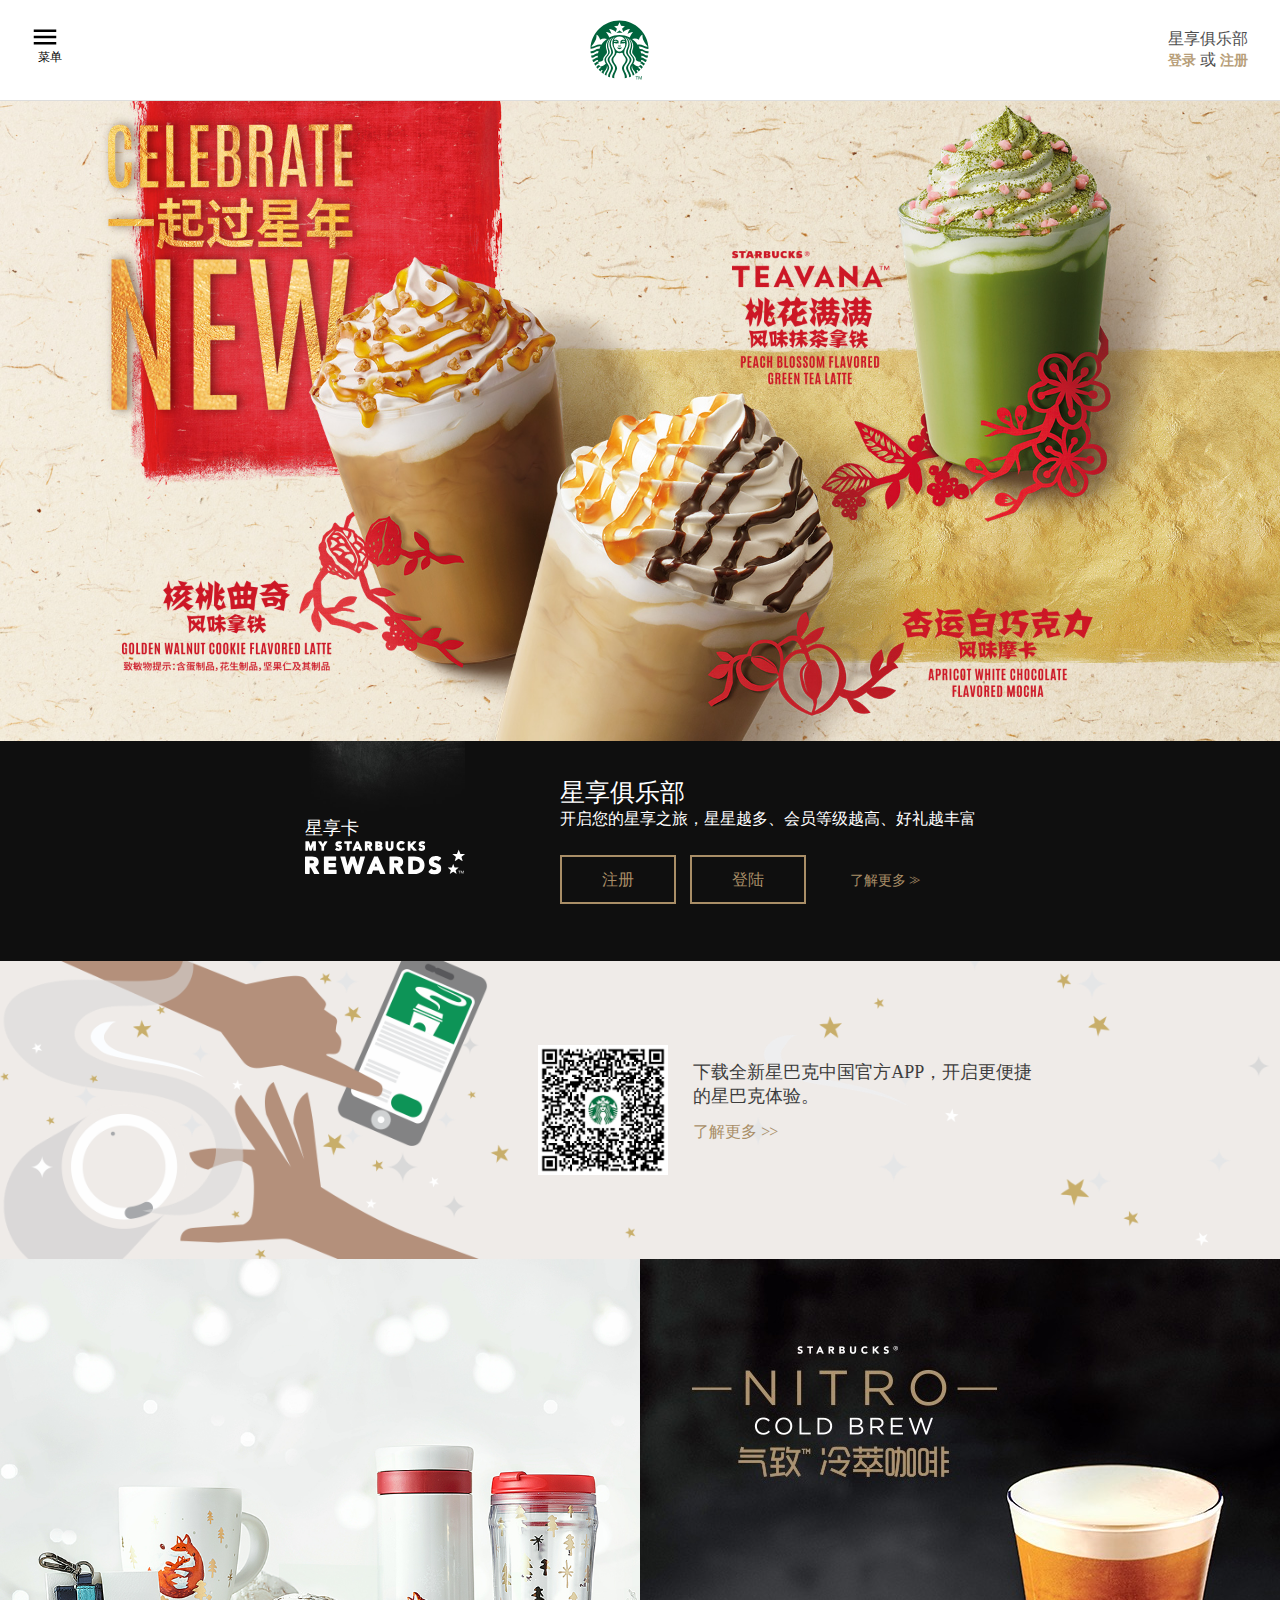
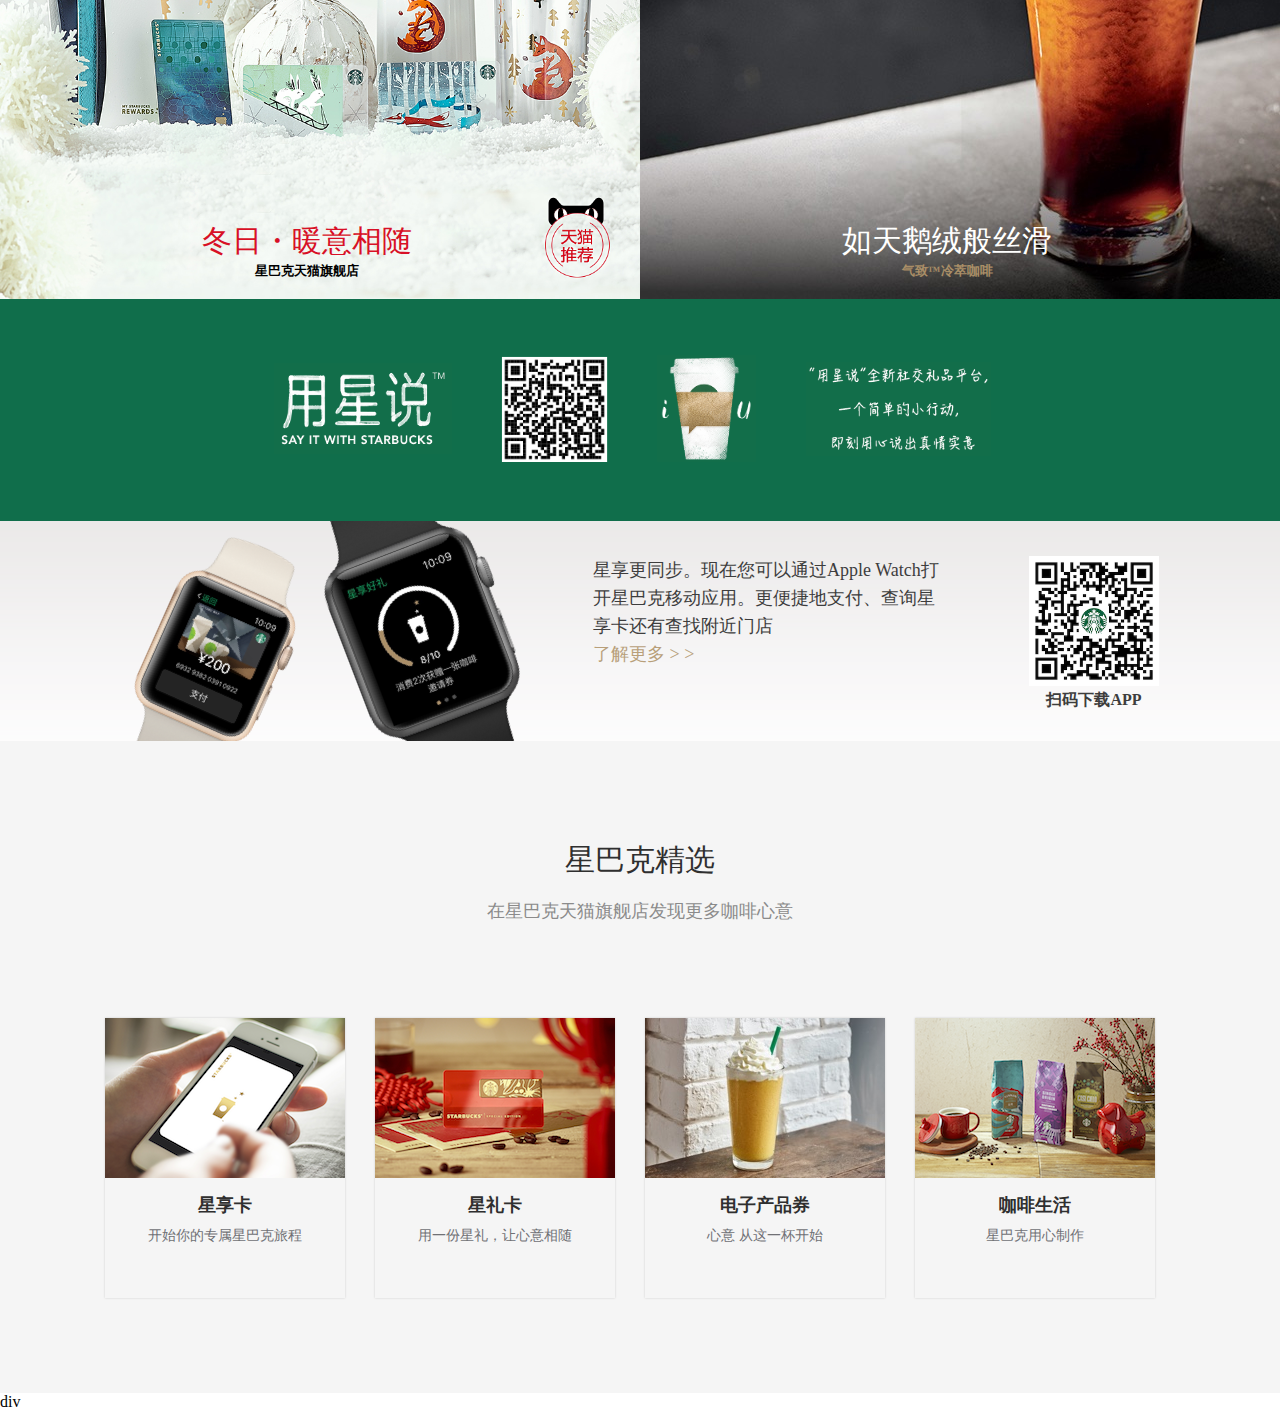
<file: www.starbucks.com/index.html>
<!DOCTYPE html>
<html lang="en">
<head>
    <meta charset="UTF-8">
    <meta name="viewport"
          content="width=device-width, user-scalable=no, initial-scale=1.0, maximum-scale=1.0, minimum-scale=1.0">
    <title>首页|星巴克</title>
    <link rel="stylesheet" href="css/index.css">
</head>
<body>
    <div id="content">
        <div class="navbar wrapper">
                <div id="navbar-list">
                    <img class="menu-icon" src="image/menu_icon.svg" alt="">
                    <span>菜单</span>
                </div>
                <div id="logo">
                    <a href="#" class="navbar-brand">
                        <img src="image/logo.svg" alt="">
                    </a>
                </div>
                <div id="log-in">
                    <span>星享俱乐部
                        <a href="#">登录 </a>
                        或
                        <a href="">注册</a>
                    </span>
                </div>
        </div>

        <div id="item">
            <a href="#" class="cup">
                <img class="bigImage" src="image/img1.jpg" alt="">
                <img  class="smallImage" src="image/img1-2.jpg" alt="">
            </a>
        </div>

        <div id="rewards">
            <div id="rewards-mask">
                <div id="contain">
                    <div id="carry">
                        <span>星享卡</span>
                        <img class="rewards-mask-logo" src="image/rewards_logo_20170209.svg" alt="">
                    </div>
                </div>
            </div>
            <div id="rewards-content">
                <div id="contain_content">
                        <p class="club">星享俱乐部</p>
                        <p class="intro">开启您的星享之旅，星星越多、会员等级越高、好礼越丰富</p>
                        <div id="rewards-btn">
                            <a class="registered" href="#">注册</a>
                            <a class="log-in" href="#">登陆</a>
                            <a href="#" class="knowmore">
                                了解更多
                                <span>&gt;</span>
                                <span>&gt;</span>
                            </a>
                        </div>
                </div>
            </div>
        </div>

        <div id="app">
            <img class="app-web" src="image/app-web.png" alt="">
            <div id="app-download">
                <img src="image/app_qr.png" alt="">
            </div>
            <div id="content_info">
                <p class="app-content-intro">下载全新星巴克中国官方APP，开启更便捷的星巴克体验。</p>
                <a href="#" class="app-content-link">
                    了解更多
                    <span class="app-content-link-mark">&gt;</span>
                    <span class="app-content-link-mark">&gt;</span>
                </a>
            </div>
        </div>

        <div id="app-mobile">
            <img class="app-mobile" src="image/app-mobile.png" alt="">
            <p class="app-mobile-content-intro">下载全新星巴克中国官方APP，开启更便捷的星巴克体验。</p>
            <a href="#" class="app-content-link">
                了解更多
                <span class="app-content-link-mark">&gt;</span>
                <span class="app-content-link-mark">&gt;</span>
            </a>
            <a href="#" class="app-content-unibtn"></a>
        </div>

        <div id="mosaic">
            <a href="#" class="product">
                <img class="cup" src="image/tmall-banner-1jpg.jpg" alt="">
                <div class="cell">
                    <h2><span style="color:#d81026">冬日・暖意相随</span></h2>
                    <h3><span style="color:#000">星巴克天猫旗舰店</span></h3>
                </div>
            </a>
            <a href="#" class="product">
                <img class="coffee" src="image/FT-Grid.jpg" alt="">
                <div class="cell">
                    <h2>如天鹅绒般丝滑</h2>
                    <h3>气致™冷萃咖啡</h3>
                </div>
            </a>
        </div>

        <div id="wsg">
            <div class="container-left">
                <div class="wsg-block-left">
                    <div class="wsg-container-img1"></div>
                    <div class="wsg-container-img2"></div>
                </div>
            </div>
            <div class="container-right">
                <div class="wsg-block-right">
                    <div class="wsg-container-img3"></div>
                    <div class="wsg-container-img4"></div>
                </div>
            </div>
        </div>

        <div id="wsg-app">    
            <div class="wsg-container-block">
                <div class="wsg-cup"></div>
                <div class="wsg-item2"></div>
            </div>
            <div class="wsg-container-block">
                <div class="container-img3"></div>
                <div class="container-img4"></div>
            </div>
        </div>

        <div id="apple-watch-web">
            <div class="container-left">
                <div class="watch-cn-image"></div>
            </div>
            <div class="container-right">
                <div class="watch-intro">
                    <p>
                        星享更同步。现在您可以通过Apple Watch打开星巴克移动应用。更便捷地支付、查询星享卡还有查找附近门店
                        <br>
                        <a href="#">
                            了解更多
                            <span>&gt;</span>
                            <span>&gt;</span>
                        </a>
                    </p>
                </div>
                <div class="watch-qrcode">
                    <div class="qrcode"></div>
                    <p>扫码下载APP</p>
                </div>
            </div>
        </div>
        <div id="apple-watch-mobile">
            <div class="watch-cn-image"></div>
            <div class="watch-intro">
                <p>
                    星享更同步。现在您可以通过Apple Watch打开星巴克移动应用。更便捷地支付、查询星享卡还有查找附近门店。
                    <a href="#">
                            了解更多
                            <span>&gt;</span>
                            <span>&gt;</span>
                        </a>    
                </p>
            </div>
            <div>
                <a href="#" class="watch-udp-btn">
                    <img src="image/udp-starbucks-cn.svg" alt="">
                </a>
            </div>
        </div>

        <div id="collection">
            <p class="collection-title">星巴克精选</p>
            <p class="collection-subtitle">在星巴克天猫旗舰店发现更多咖啡心意</p>
            <div class="collection-box">
                <div class="collection-subbox">
                        <a href="#" class="ditance">
                                <div class="xingxiang-card"></div>
                                <span class="item">星享卡</span>
                                <p>开始你的专属星巴克旅程</p>
                            </a>
                            <a href="#">
                                <div class="xingli-card"></div>
                                <span class="item">星礼卡</span>
                                <p>用一份星礼，让心意相随</p>
                            </a>
                            <a href="#">
                                <div class="erc-coupon"></div>
                                <span class="item">电子产品券</span>
                                <p>心意 从这一杯开始</p>
                            </a>
                            <a href="#">
                                <div class="coffee-life"></div>
                                <span class="item">咖啡生活</span>
                                <p>星巴克用心制作</p>
                            </a>
                </div>
            </div>
        </div>
        div
    </div>


    <script src="js/index.js"></script>
</body>
</html>
</file>
<file: www.starbucks.com/css/index.css>
*{
    margin:0;
    padding:0;
}
ul{
    list-style:none;
}
a{
    text-decoration: none;
}
.wrapper{
    min-height: 100%;
    width: 100%;
}
img{
    display:block;
}

/*navbar开始*/
#content{
    width:100%;
    position: relative;
}
.navbar{
    width:100%;
    height:100px;
    color: #4e4e4e;
    transition: all 250ms ease-in-out;
    background: #fff;
    box-shadow: 0 -5px 5px 5px rgba(0, 0, 0, 0.1);
    border-bottom: 1px solid #ddd;
    display:flex;
}
#navbar-list{
    width:40px;
    height:46px;
    margin-top:27px;
    text-align: center;
    margin-left:30px;
}
#navbar-list .menu-icon{
    cursor: pointer;
}
#navbar-list span{
    color: #000;
    cursor: pointer;
    font-size: 12px;
}
#logo{
    text-align: center;
    padding-top: 15px;
    flex-grow:1;
}
#logo .navbar-brand{
    width:73px;
    height: 85px;
}
#logo img{
    transition: all 250ms ease-in-out;
    width: 73px;
    height:73px;
    display:inline;
}

#log-in{
    width:82px;
    height:42px;
    font-size:16px;
    margin-right:30px;
    margin-top:29px;
}
#log-in span a{
    color:#b89f7a;
    font-weight:bold;
    font-size:14px;
}

/*navbar结束*/

/*item开始*/
#item{
    width:1920px;
}
.smallImage{
    display:none;
}

@media(min-width:992px){
    #item{
        width:100%;
    }
    #item .bigImage{
        width:100%;
    }
}
@media(max-width:991px){
    #item{
        width:100%;
    }
    #item .bigImage{
        display:none;
    }
    #item .smallImage{
        display:block;
        width:100%;
    }
}
/*item结束*/

/*rewards开始*/
#rewards{
    width:100%;
    height:220px;
    background: #0f0f0f;
    color:#fff;
    display:flex;
}
#rewards-mask{
    flex-grow: 1;
}
#rewards-mask #contain{
    height:220px;
    float:right;
    background: url(../image/rewards_bg.png) 0 0/120% no-repeat;
}
#rewards-mask #contain #carry{
    margin-top: 75px;
}
#rewards-mask span{
    font-size:18px;
}
#rewards-mask .rewards-mask-logo{
    width:160px;
    height:36px;
}
#rewards-content{
    flex-grow: 1;
}
#contain_content{
    padding-left:95px;
    margin-top:35px;
}
#rewards-content .club{
    font-size:25px;
}
#rewards-btn{
    margin-top: 40px;
}
#rewards-btn .registered,#rewards-btn .log-in{
    background: transparent;
    border: 2px solid #a98e67;
    padding: 14px 40px;
    color: #a98e67;
    margin-right:10px;
}
#rewards-btn .knowmore{
    color: #a98e67;
    margin-left: 30px;
    font-size: 14px;
}
#rewards-btn span{
    margin-right:-8px;
}

#rewards-btn .knowmore:hover{
    color: #707070;
}
#rewards-btn .registered:hover,#rewards-btn .log-in:hover{
    background:#a98e67;
    color:#fff;
}

@media (max-width:767px) {
    #rewards{
        width:100%;
        height:500px;
        display:block;
    }
    #rewards-mask{
        height: 150px;
        text-align: center;
        padding: 0 35px 35px 35px;
    }
    #rewards-mask .rewards-mask-logo{
        margin:2px auto;
    }
    #rewards-mask #contain{
        width:100%;
        height:70px;
    }
    #contain_content{
        width:100%;
        height:310px;
        text-align: center;
        padding: 0 0 35px 0;
        /*justify-content: center;*/
        margin-top:0;
    }
    #rewards-content .intro{
        font-size:18px;
        margin:15px 0 20px 0;
    }
    #rewards-content #rewards-btn .registered,#rewards-content #rewards-btn .log-in{
        width:50%;
        border:2px solid #a98e67;
        padding:14px 67px;
        margin:7px auto;
        display:block;
    }
    #rewards-content #rewards-btn .knowmore{
        float:right;
        margin-top:25px;
        margin-right:30px;
    }
}
/*rewards结束*/

/*app开始*/
#app{
    width:100%;
    background-color: #EFEBE8;
    position:relative;
    overflow: hidden;
}
#app .app-web{
    max-width: 100%;
    height: auto;
}
#app .app-mobile{
    display:none;
}
#app #app-download{
    position:absolute;
    top: 50%;
    left: 42%;
    margin-top: -65px;
}
#app #app-download img{
    width:130px;
    height:130px;
}
#app #content_info{
    width: 352px;
    height: 100px;
    position:absolute;
    top: 50%;
    left: 44%;
    margin-top: -50px;
    -webkit-transform: translate(130px, 0);
    transform: translate(130px, 0);
}
#app #content_info .app-content-intro{
    font-size:18px;
    color:#3d3d3d;
    margin:0 0 14px;
}
#app #content_info a{
    color:#a98e67;
}
#app #content_info span{
    margin-right:-5px;
}
#app #content_info .app-content-unibtn img{
    display:none;
}
#app-mobile{
    width:100%;
    display:none;
    background:#EFEBE8;
    text-align: center;
}
#app-mobile .app-mobile{
    display:block;
    max-width: 100%;
    height: auto;
}
#app-mobile .app-mobile-content-intro{
    width:100%;
    font-size:18px;
    color:#3d3d3d;
    /* padding:4% 4%; */
    margin:0 0 14px;
    line-height:28px;
}
#app-mobile .app-content-link{
    color: #b89f7a;
}
#app-mobile .app-content-link span{
    margin-right:-2px;
}
#app-mobile .app-content-unibtn{
    display:block;
    width:220px;
    height:75px;
    margin:7px auto 0;
    background:url(../image/udp-starbucks-cn.svg) center no-repeat;
}
@media(max-width:768px){
    #app{
        display:none;
    }
    #app-mobile{
        display:block;
    }
}
/*app结束*/

/*mosaic开始*/
#mosaic{
    display:flex;
}
#mosaic .product{
    width:761px;
    display:block;
    flex-grow: 1;
    position:relative;
}
#mosaic .product img{
    width:100%;
    height:auto;
}
#mosaic .product .cell{
    width:80%;
    text-align: center;
    position: absolute;
    bottom:1%;
    margin:0 auto;
}
#mosaic .product .cell h2{
    bottom: 40px;
    width: 100%;
    text-align: center;
    line-height: 38px;
    margin: 0;
    padding: 0 10%;
    font-size: 30px;
    font-weight: 400;
    color: #fffffe;
}
#mosaic .product .cell h3{
    bottom: 10px;
    width: 100%;
    text-align: center;
    margin-bottom: 10px;
    font-weight: 900;
    font-size: 13px;
    line-height: 22px;
    color: #a98e67;
    padding: 0 10%;
}
@media(max-width:768px){
    #mosaic{
        display:block;
    }
    #mosaic .product{
        width:100%;
    }
}
/*mosaic结束*/

/*wsg开始*/
#wsg{
    width:100%;
    height:222px;
    display:flex;
    background: #106e4b;
}
#wsg .container-left,#wsg .container-right{
    flex-grow: 1;
}
#wsg .container-left .wsg-container-img1{
    background:url(../image/wsg-title.png) center/contain no-repeat;
    width: 178px;
    height: 128px;
    float:left;
    margin: 11px 25px 0 10px;
}
#wsg .container-left .wsg-container-img2{
    background:url(../image/wsg-qrcode.png) center/contain no-repeat;
    width: 107px;
    height: 150px;
    float:left;
    margin: auto 24px;
}
#wsg .container-right .wsg-container-img3{
    background:url(../image/wsg-cup.png) center/contain no-repeat;
    width: 99px;
    height: 162px;
    float:left;
    margin: auto 25px;
}
#wsg .container-right .wsg-container-img4{
    background:url(../image/wsg-wording.png) center/contain no-repeat;
    width: 185px;
    height: 142px;
    float:left;
    margin: 10px 25px 0;
}
#wsg .container-left .wsg-block-left{
    float:right;
    margin-top:35px;
}
#wsg .container-right .wsg-block-right{
    height:162px;
    margin-top:29px;
}
#wsg-app{
    width:100%;
    height:382px;
    background: #106e4b;
    display:none;
}
#wsg-app .wsg-container-block{
    width: 100%;
    padding: 5px 0;
    text-align: center;
    position: relative;
}
#wsg-app .wsg-container-block .wsg-cup{
    background:url(../image/wsg-cup.png) center/contain no-repeat;
    width: 150px;
    height: 162px;
    display: inline-block;
    left: -5px;
    margin-top:30px;
}
#wsg-app .wsg-container-block .wsg-item2{
    background:url(../image/wsg-title.png) center/contain no-repeat;
    width: 150px;
    height: 76px;
    display: inline-block;
    position: relative;
    top: -40px;
}
#wsg-app .wsg-container-block .container-img3{
    background:url(../image/wsg-qrcode.png) center/contain no-repeat;
    width: 120px;
    height: 120px;
    display: inline-block;
    position: relative;
    right: -5px;
}
#wsg-app .wsg-container-block .container-img4{
    background:url(../image/wsg-wording.png) center/contain no-repeat;
    width: 180px;
    height: 92px;
    display: inline-block;
    position: relative;
    top: -13px;
    right: -10px;
}
@media(max-width:768px){
    #wsg-app{
        display:block;
    }
    #wsg{
        display:none;
    }
}
/*wsg结束*/

/*apple-watch开始*/
#apple-watch-web{
    width:100%;
    height:220px;
    background:url(../image/web-bg.png) repeat-x;
    display:flex;
    text-align: center;
}
#apple-watch-web .container-left,#apple-watch-web .container-right{
    flex-grow: 1;
    height:220px;
}
.watch-cn-image,.watch-intro,.watch-qrcode{
    float:left;
}
#apple-watch-web .watch-cn-image{
    width: 408px;
    height: 220px;
    background: url(../image/web-iwatch-cn.png) center/contain no-repeat;
    float:right;

}
#apple-watch-web .watch-intro{
    width:480px;
    height:161px;
}
#apple-watch-web .watch-intro p{
    text-align: left;
    font-size: 18px;
    padding: 35px 64px 0 64px;
    line-height: 28px;
    color: #3d3d3d;
}
#apple-watch-web .watch-intro p a{
    color: #b89f7a;
    background-color: transparent;
}
#apple-watch-web .watch-qrcode{
    width:130px;
    height:207px;
    padding-top: 35px;
    padding-left: 20px;
    margin: 0;
}
#apple-watch-web .watch-qrcode  .qrcode{
    width: 130px;
    height: 130px;
    background: url(../image/app_qr_20170209.png) center/contain no-repeat;
}
#apple-watch-web .watch-qrcode p{
    width: 130px;
    font-size: 16px;
    font-weight: bold;
    text-align: center;
    line-height: 28px;
    color: #3d3d3d;
}
#apple-watch-mobile{
    width:100%;
    height:630px;
    background:url(../image/mobile-bg.png) repeat-x;
    display:none;
}
#apple-watch-mobile .watch-cn-image{
    width:100%;
    height: 338px;
    margin: 0 auto;
    background: url(../image/mobile-iwatch-cn.png) center/contain no-repeat;   
}
#apple-watch-mobile .watch-intro p{
    text-align: center;
    font-size: 18px;
    padding: 0 31px;
    margin:0 42px 14px 42px;
    line-height: 28px;
    color: #3d3d3d;
}
#apple-watch-mobile .watch-intro p a{
    display:block;
    width:116px;
    height:22px;
    margin: 0 auto;
    color: #967a50;
    text-decoration: none;
}
#apple-watch-mobile .watch-udp-btn{
    display: block;
    width: 188px;
    height: 75px;
    margin:0 auto;
    /* background: url(../image/udp-starbucks-cn.svg) center/contain no-repeat; */
}
@media(max-width:1068px){
    #apple-watch-mobile{
        display:block;
    }
    #apple-watch-web{
        display:none;
    }
}
/*apple-watch结束*/

/*collection开始*/
#collection{
    width:100%;
    background-color: #f5f5f5;
    padding: 80px 0;
}
#collection .collection-title{
    text-align: center;
    font-size: 30px;
    margin-top: 20px;
    margin-bottom: 20px;
    color: #2F2F2F;
    font-weight: 400;
    line-height: 38px;
    text-transform: none;
}
#collection .collection-subtitle{
    text-align: center;
    font-size: 18px;
    margin-bottom: 80px;
    color: #8B8B8B;
}
#collection .collection-box{
    display:flex;
    width:100%;
    /* height:310px; */
}
#collection .collection-box .collection-subbox{
    width:1100px;
    margin:0 auto;
}
#collection .collection-box a{
    display:block;
    /* flex-grow: 1; */
    /* position: relative; */
    width: 240px;
    height: 280px;
    margin: 15px;
    text-decoration: none;
    box-shadow: 0 0px 2px #ccc;
    float:left;
}
#collection .collection-box a .xingxiang-card{
    width:240px;
    height:160px;
    background:url(../image/1@2x.png) center/contain no-repeat;
}
#collection .collection-box a .xingli-card{
    width:240px;
    height:160px;
    background:url(../image/2@2x.png) center/contain no-repeat;
}
#collection .collection-box a .erc-coupon{
    width:240px;
    height:160px;
    background:url(../image/3@2x.png) center/contain no-repeat;
}
#collection .collection-box a .coffee-life{
    width:240px;
    height:160px;
    background:url(../image/4@2x.png) center/contain no-repeat;
}
#collection .collection-box a div{
    margin:0 auto;
}
#collection .collection-box a .item{
    display: block;
    width: 240px;
    text-align: center;
    font-size: 18px;
    margin-top: 15px;
    color: #2F2F2F;
    text-decoration: none;
    font-weight: bolder;
}
#collection .collection-box a p{
    width: 240px;
    text-align: center;
    font-size: 14px;
    color: #707175;
    text-decoration: none;
    margin-top:10px;
}
#collection .collection-box .distance{
    margin-left:50%;
}
@media(max-width:1131px){
    #collection .collection-box .collection-subbox{
        text-align: center;
    }
}
/*collection结束*/
</file>
